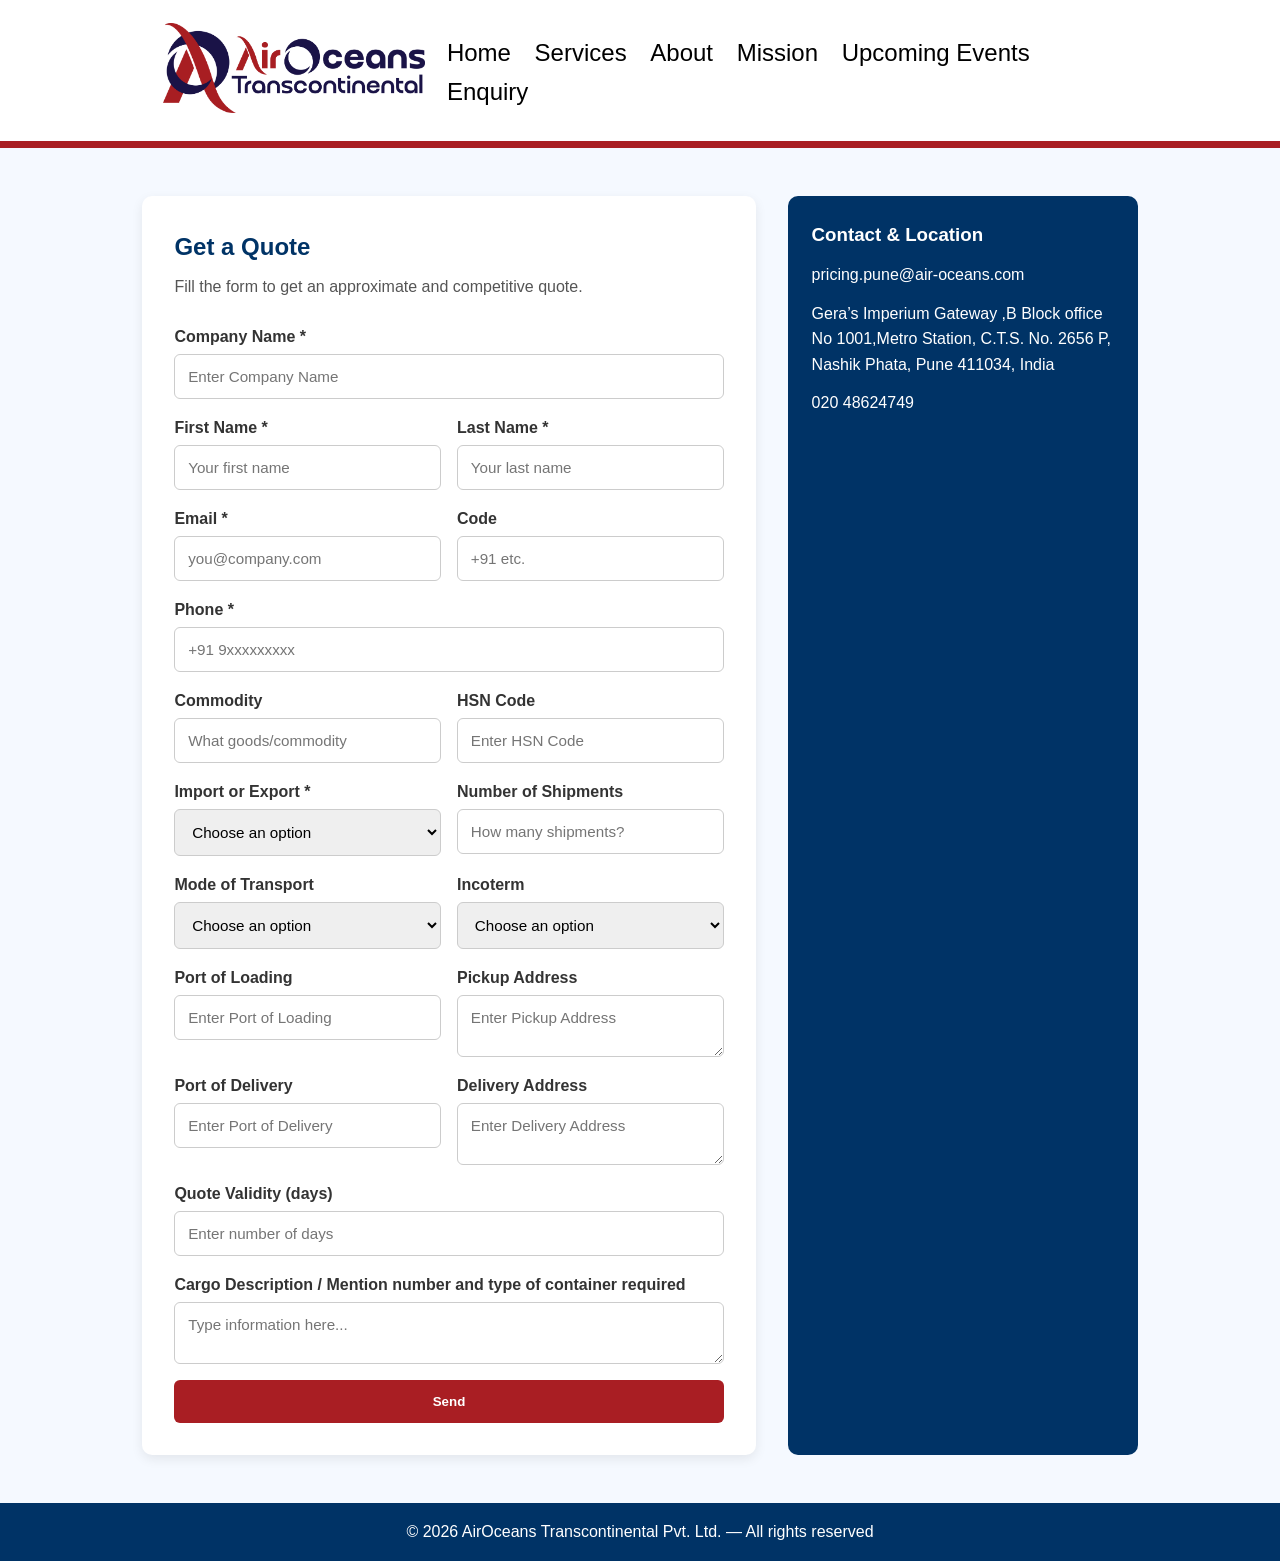
<file: enquiry.html>
<!doctype html>
<html lang="en">
<head>
  <meta charset="utf-8" />
  <meta name="viewport" content="width=device-width,initial-scale=1" />
  <link rel="icon" type="image/png" href="images/logo-white123.png">
  <title>Enquiry / Get a Quote — AirOceans</title>
  <link rel="stylesheet" href="styles.css">

  <style>
    body {
      margin: 0;
      font-family: Arial, sans-serif;
      background: #f5f9ff;
      color: #333;
    }

    .main-grid {
      max-width: 1200px;
      margin: 3rem auto;
      padding: 0 8%;
      display: grid;
      grid-template-columns: 1fr 350px;
      gap: 2rem;
    }

    @media (max-width: 900px) {
      .main-grid {
        grid-template-columns: 1fr;
      }
    }

    /* Header */
    .site-header {
      display: flex;
      justify-content: space-between;
      align-items: center;
      padding: 15px 150px 10px 150px;
      background: white;
      color: black;
      border-bottom: 7px solid #A91E23;
    }

    .site-header .brand {
      display: flex;
      align-items: center;
      gap: 0.8rem;
    }

    .site-header .logo {
      background: white;
      color: #fff;
      font-weight: bold;
      font-size: 1.2rem;
      padding: 0.5rem 0.8rem;
      border-radius: 6px;
    }

    .logo img {
      height: 90px;
      width: auto;
      object-fit: contain;
    }

    .logo2 img {
      height: 72px;
      width: auto;
      object-fit: contain;
    }

    .site-header h1 {
      font-size: 1.2rem;
    }

    .site-header nav a {
      margin: 0 0.6rem;
      color: black;
      text-decoration: none;
      font-weight: 500;
      transition: 0.3s;
      font-size: 24px;
    }

    .site-header nav a:hover {
      color: #ffcc00;
    }

    /* FORM CARD */
    .form-card {
      background: #fff;
      padding: 2rem;
      border-radius: 10px;
      box-shadow: 0 4px 12px rgba(0,0,0,0.08);
    }

    .form-card h2 { margin-bottom: 0.5rem; color: #003366; }
    .form-subtitle { margin-bottom: 1.5rem; color: #555; }

    .form { display: flex; flex-direction: column; gap: 1rem; }
    .form-row { display: flex; gap: 1rem; flex-wrap: wrap; }
    .form-group { flex: 1; display: flex; flex-direction: column; }
    .form-group label { font-weight: 600; margin-bottom: 0.3rem; }

    .form-group input,
    .form-group select,
    .form-group textarea {
      width: 100%;
      padding: 0.8rem;
      border: 1px solid #ccc;
      border-radius: 6px;
      font-size: 0.95rem;
    }

    .btn-primary {
      background: #A91E23;
      color: #fff;
      font-weight: bold;
      padding: 0.9rem 1.5rem;
      border: none;
      border-radius: 6px;
      cursor: pointer;
      transition: background 0.3s;
      text-align: center;
    }

    .btn-primary:hover { background: #86171c; }
    .form-note { margin-top: 1rem; color: green; display: none; }

    /* CONTACT CARD */
    .contact-card {
      background: #003366;
      color: #fff;
      padding: 1.5rem;
      border-radius: 10px;
      display: flex;
      flex-direction: column;
      gap: 0.8rem;
    }

    .contact-card p,
    .contact-card a { color: #fff; text-decoration: none; }

    /* FOOTER */
    .footer {
      background: #003366;
      color: #fff;
      padding: 1rem 8%;
      margin-top: 3rem;
      text-align: center;
    }

    @media (max-width: 900px) {
      .site-header {
        flex-direction: column;
        padding: 15px 20px 10px 20px;
      }

      .site-header nav a {
        font-size: 18px;
        margin: 5px 0;
      }
    }
  </style>
</head>
<body>

<header class="site-header">
  <div class="brand">
    <a href="index.html" class="logo"><img src="images/logo.png" alt="Connect Exim Logo"></a>
  </div>
    <nav>
      <a href="index.html">Home</a>
      <a href="services.html">Services</a>
      <a href="about.html">About</a>
      <a href="mission.html">Mission</a>
      <a href="upcoming-events.html">Upcoming Events</a>
      <a href="enquiry.html">Enquiry</a>
    </nav>
</header>

<main class="main-grid">
  <section class="form-card">
    <h2>Get a Quote</h2>
    <p class="form-subtitle">Fill the form to get an approximate and competitive quote.</p>

    <form action="https://formspree.io/f/mkgqzwpo" method="POST" class="form">
      <input type="hidden" name="_cc" value="pricing.pune@connectexim.com,pricing.pune@air-oceans.com">

      <div class="form-row">
        <div class="form-group">
          <label for="companyName">Company Name *</label>
          <input type="text" id="companyName" name="Company Name" required placeholder="Enter Company Name">
        </div>
      </div>

      <div class="form-row">
        <div class="form-group">
          <label for="firstName">First Name *</label>
          <input type="text" id="firstName" name="First Name" required placeholder="Your first name">
        </div>
        <div class="form-group">
          <label for="lastName">Last Name *</label>
          <input type="text" id="lastName" name="Last Name" required placeholder="Your last name">
        </div>
      </div>

      <div class="form-row">
        <div class="form-group">
          <label for="email">Email *</label>
          <input type="email" id="email" name="Email" required placeholder="you@company.com">
        </div>
        <div class="form-group">
          <label for="code">Code</label>
          <input type="text" id="code" name="Code" placeholder="+91 etc.">
        </div>
      </div>

      <div class="form-row">
        <div class="form-group">
          <label for="phone">Phone *</label>
          <input type="tel" id="phone" name="Phone" required placeholder="+91 9xxxxxxxxx">
        </div>
      </div>

      <div class="form-row">
        <div class="form-group">
          <label for="commodity">Commodity</label>
          <input type="text" id="commodity" name="Commodity" placeholder="What goods/commodity">
        </div>
        <div class="form-group">
          <label for="hsn">HSN Code</label>
          <input type="text" id="hsn" name="HSN Code" placeholder="Enter HSN Code">
        </div>
      </div>

      <div class="form-row">
        <div class="form-group">
          <label for="tradeType">Import or Export *</label>
          <select id="tradeType" name="Trade Type" required>
            <option value="">Choose an option</option>
            <option>Import</option>
            <option>Export</option>
          </select>
        </div>
        <div class="form-group">
          <label for="shipments">Number of Shipments</label>
          <input type="number" id="shipments" name="Shipments" placeholder="How many shipments?">
        </div>
      </div>

      <div class="form-row">
        <div class="form-group">
          <label for="mode">Mode of Transport</label>
          <select id="mode" name="Mode of Transport">
            <option value="">Choose an option</option>
            <option>Air</option>
            <option>Sea</option>
            <option>Road</option>
            <option>Rail</option>
            <option>Multimodal</option>
          </select>
        </div>
        <div class="form-group">
          <label for="incoterm">Incoterm</label>
          <select id="incoterm" name="Incoterm">
            <option value="">Choose an option</option>
            <option>FOB</option>
            <option>CIF</option>
            <option>EXW</option>
            <option>DAP</option>
            <option>FCA</option>
            <option>DDP</option>
            <option>DDU</option>
            <option>CFR</option>
            <option>CPT</option>
            <option>CIP</option>
            <option>FAS</option>
            <option>FPD</option>
            <option>Other</option>
          </select>
        </div>
      </div>

      <div class="form-row">
        <div class="form-group">
          <label for="loadingPort">Port of Loading</label>
          <input type="text" id="loadingPort" name="Port of Loading" placeholder="Enter Port of Loading">
        </div>
        <div class="form-group">
          <label for="pickupAddress">Pickup Address</label>
          <textarea id="pickupAddress" name="Pickup Address" placeholder="Enter Pickup Address"></textarea>
        </div>
      </div>

      <div class="form-row">
        <div class="form-group">
          <label for="deliveryPort">Port of Delivery</label>
          <input type="text" id="deliveryPort" name="Port of Delivery" placeholder="Enter Port of Delivery">
        </div>
        <div class="form-group">
          <label for="deliveryAddress">Delivery Address</label>
          <textarea id="deliveryAddress" name="Delivery Address" placeholder="Enter Delivery Address"></textarea>
        </div>
      </div>

      <div class="form-row">
        <div class="form-group">
          <label for="validity">Quote Validity (days)</label>
          <input type="number" id="validity" name="Validity" placeholder="Enter number of days">
        </div>
      </div>

      <div class="form-row">
        <div class="form-group">
          <label for="remarks">Cargo Description / Mention number and type of container required</label>
          <textarea id="remarks" name="Remarks" placeholder="Type information here..."></textarea>
        </div>
      </div>

      <button type="submit" class="btn-primary">Send</button>
      <div id="formNote" class="form-note">Thanks for submitting!</div>
    </form>
  </section>

  <aside class="contact-card">
    <h3>Contact & Location</h3>
    <p><a href="mailto:pricing.pune@air-oceans.com">pricing.pune@air-oceans.com</a></p>
    <p><i class="fa-solid fa-location-dot"></i> Gera’s Imperium Gateway ,B Block office No 1001,Metro Station, C.T.S. No. 2656 P, Nashik Phata, Pune 411034, India</p>
    <p><a href="tel:02048624749">020 48624749</a></p>
  </aside>
</main>

<footer class="footer">
  © <span id="year"></span> AirOceans Transcontinental Pvt. Ltd. — All rights reserved
</footer>

<script>
  document.getElementById("year").textContent = new Date().getFullYear();
</script>
</body>
</html>
</file>
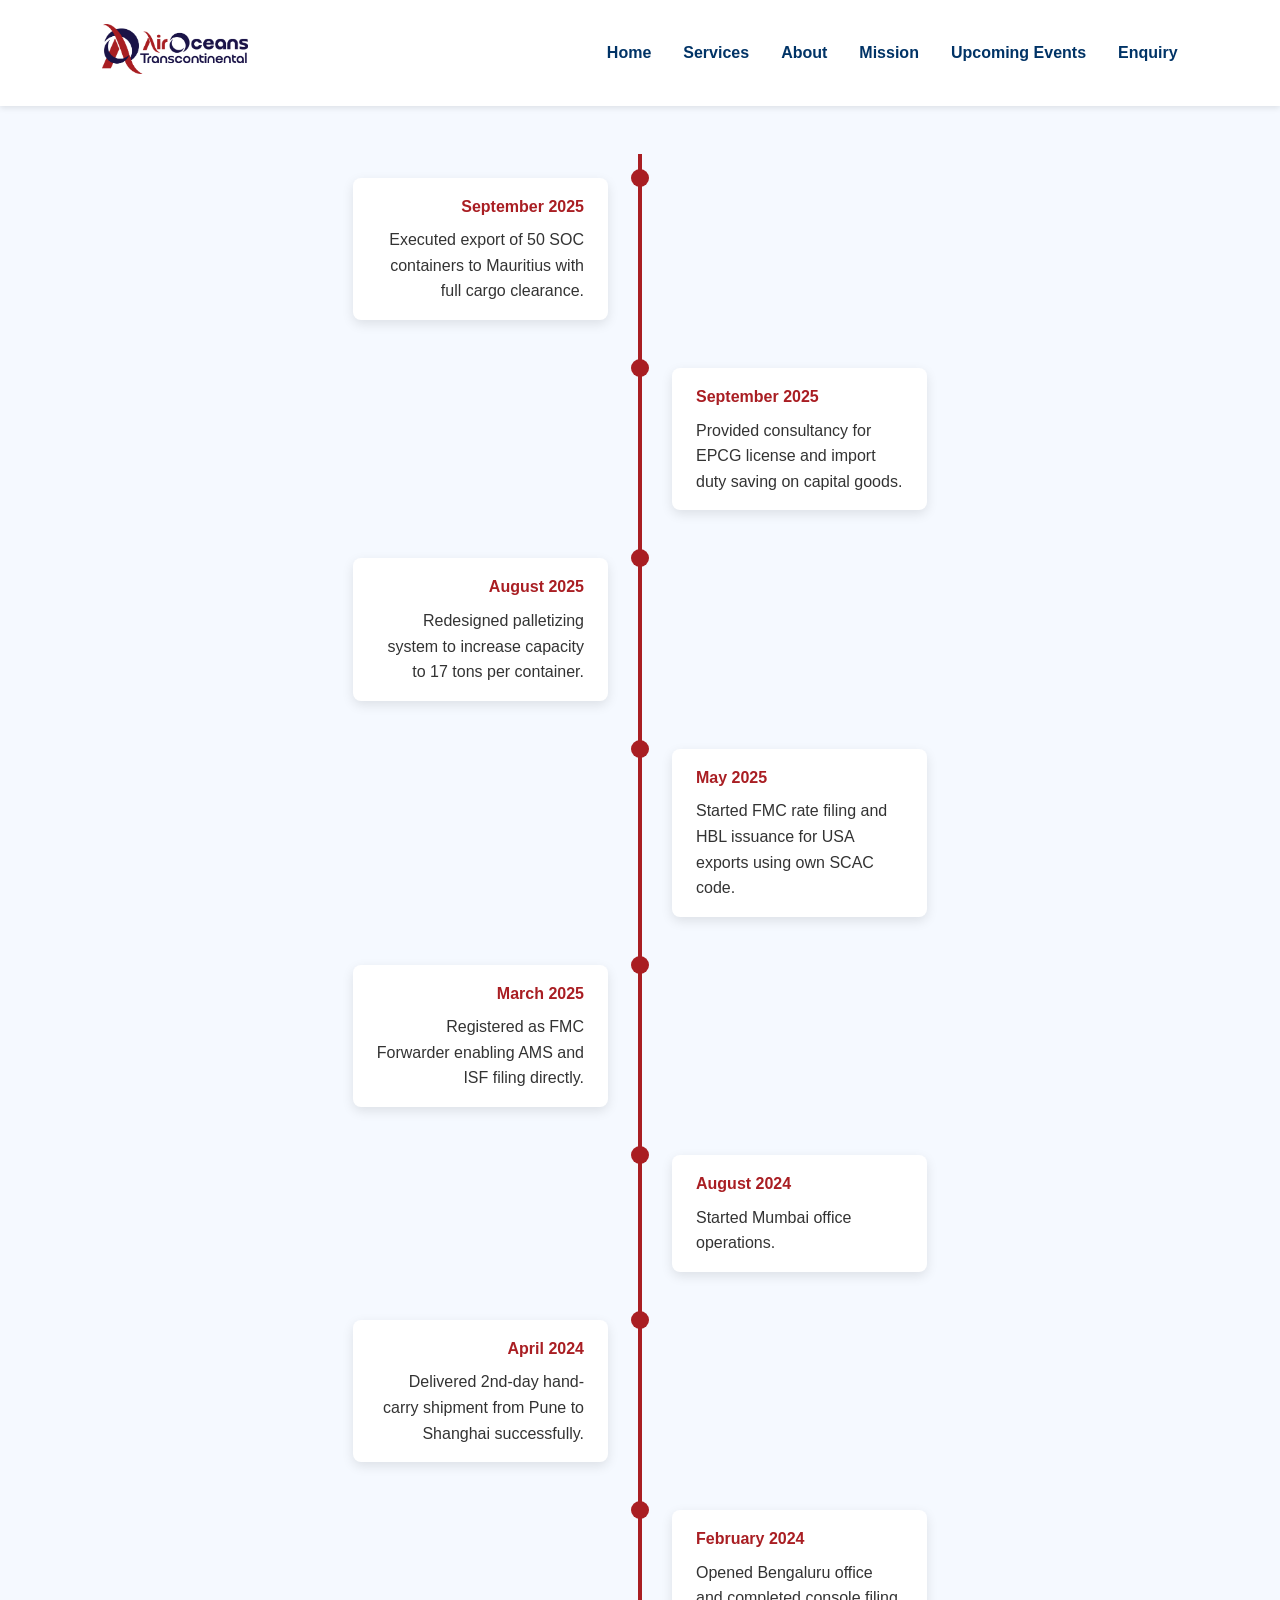
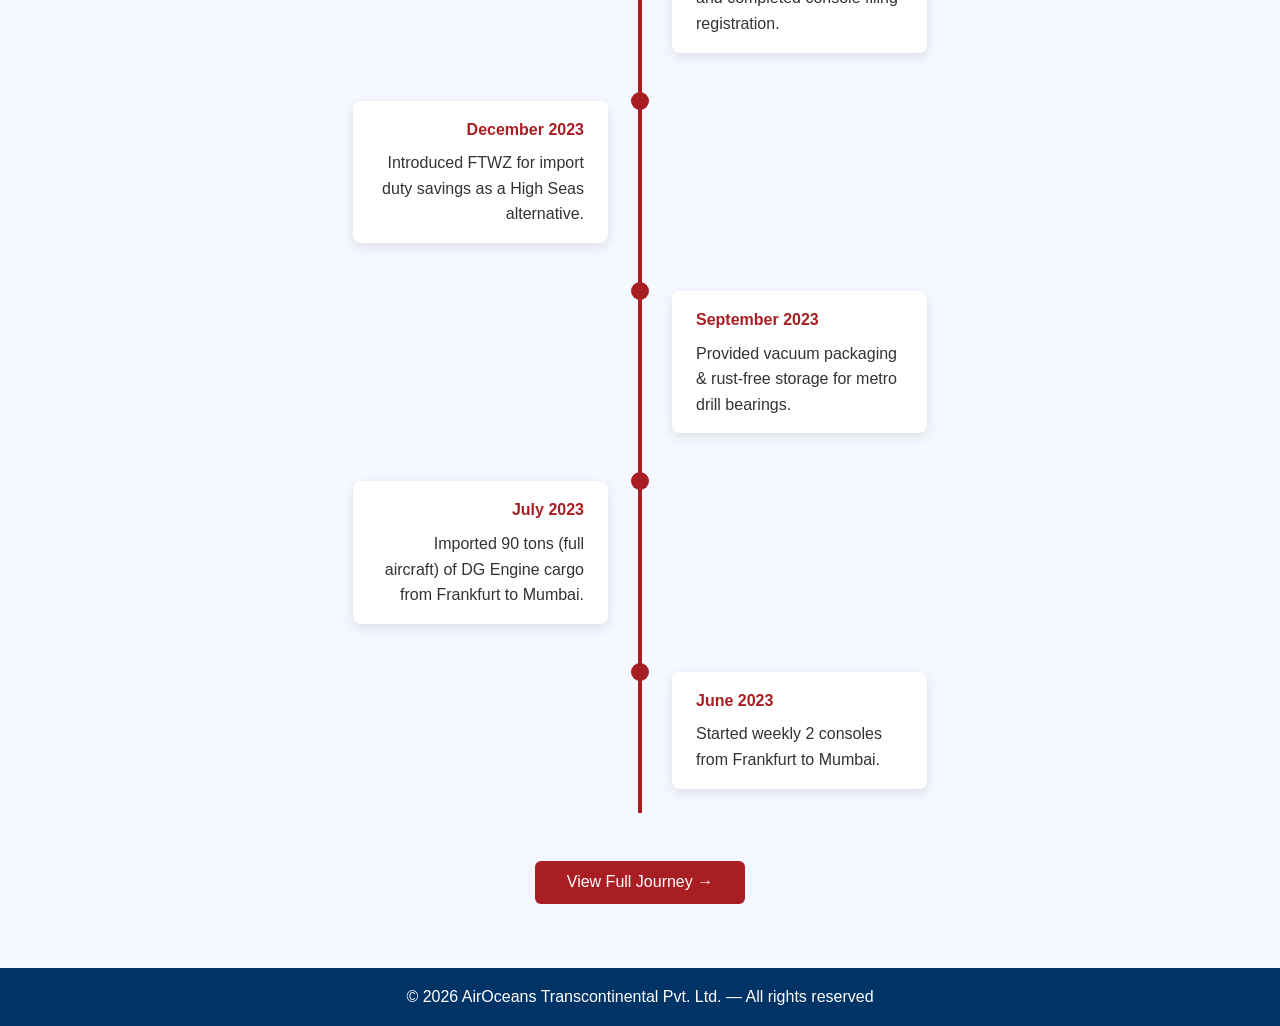
<file: events.html>
<!DOCTYPE html>
<html lang="en">
<head>
  <meta charset="UTF-8">
  <meta name="viewport" content="width=device-width, initial-scale=1.0">
  <link rel="icon" type="image/png" href="images/logo-white123.png">
  <title>Our Journey — AirOceans</title>
  <link rel="stylesheet" href="styles.css">
  <style>
    body {
      font-family: 'Segoe UI', sans-serif;
      margin: 0;
      background: #f5f9ff;
      color: #333;
      overflow-x: hidden;
    }

    .header {
      background: #fff;
      box-shadow: 0 2px 6px rgba(0,0,0,0.1);
      padding: 1.5rem 8%;
      display: flex;
      align-items: center;
      justify-content: space-between;
      position: sticky;
      top: 0;
      z-index: 1000;
    }

    .logo { height: 50px; }

    .nav {
      display: flex;
      gap: 2rem;
      font-weight: 600;
    }

    .nav a {
      text-decoration: none;
      color: #003366;
      transition: color 0.3s;
    }

    .nav a:hover {
      color: #A91E23;
    }

    .nav a.active {
      color: #A91E23;
      border-bottom: 2px solid #A91E23;
      padding-bottom: 2px;
    }

    .timeline-container {
      max-width: 900px;
      margin: 3rem auto;
      padding: 0 8%;
      position: relative;
    }

    .timeline-container::before {
      content: '';
      position: absolute;
      left: 50%;
      width: 4px;
      background: #A91E23;
      top: 0;
      bottom: 0;
      transform: translateX(-50%);
    }

    .timeline-item {
      padding: 1.5rem 2rem;
      position: relative;
      width: 50%;
      opacity: 0;
      transform: translateY(30px);
      transition: all 0.8s ease-out;
    }

    .timeline-item.visible {
      opacity: 1;
      transform: translateY(0);
    }

    .timeline-item:nth-child(odd) {
      left: 0;
      text-align: right;
    }

    .timeline-item:nth-child(even) {
      left: 50%;
      text-align: left;
    }

    .timeline-item::after {
      content: '';
      position: absolute;
      width: 18px;
      height: 18px;
      background: #A91E23;
      border-radius: 50%;
      top: 1.5rem;
      right: -9px;
      transform: translateY(-50%);
    }

    .timeline-item:nth-child(even)::after {
      left: -9px;
    }

    .timeline-content {
      background: #fff;
      padding: 1rem 1.5rem;
      border-radius: 8px;
      box-shadow: 0 4px 12px rgba(0,0,0,0.1);
      display: inline-block;
      max-width: 90%;
    }

    .timeline-date {
      font-weight: bold;
      color: #A91E23;
      margin-bottom: 0.5rem;
    }

    .journey-button {
      display: block;
      margin: 2rem auto 4rem auto;
      background: #A91E23;
      color: white;
      border: none;
      padding: 0.8rem 2rem;
      border-radius: 6px;
      font-size: 1rem;
      cursor: pointer;
      transition: 0.3s;
    }

    .journey-button:hover {
      background: #7e171a;
    }

    @media (max-width: 768px) {
      .timeline-item {
        width: 100%;
        text-align: left;
        padding-left: 2.5rem;
        padding-right: 2.5rem;
      }

      .timeline-item::after {
        left: 10px;
      }

      .timeline-container::before {
        left: 18px;
      }

      .timeline-content {
        max-width: 100%;
      }
    }

    footer {
      background: #003366;
      color: #fff;
      padding: 1rem 8%;
      margin-top: 3rem;
      text-align: center;
    }
  </style>
</head>
<body>

  <!-- Header -->
  <header class="header">
    <div class="logo-container">
      <img src="images/logo.png" alt="Connect Exim Logo" class="logo">
    </div>
    <nav class="nav">
      <a href="index.html">Home</a>
      <a href="services.html">Services</a>
      <a href="about.html">About</a>
      <a href="mission.html">Mission</a>
      <a href="upcoming-events.html">Upcoming Events</a>
      <a href="enquiry.html">Enquiry</a>
    </nav>
  </header>

  <!-- Our Journey -->
  <section class="timeline-container">
    <!-- Latest first -->
    <div class="timeline-item"><div class="timeline-content"><div class="timeline-date">September 2025</div><p>Executed export of 50 SOC containers to Mauritius with full cargo clearance.</p></div></div>
    <div class="timeline-item"><div class="timeline-content"><div class="timeline-date">September 2025</div><p>Provided consultancy for EPCG license and import duty saving on capital goods.</p></div></div>
    <div class="timeline-item"><div class="timeline-content"><div class="timeline-date">August 2025</div><p>Redesigned palletizing system to increase capacity to 17 tons per container.</p></div></div>
    <div class="timeline-item"><div class="timeline-content"><div class="timeline-date">May 2025</div><p>Started FMC rate filing and HBL issuance for USA exports using own SCAC code.</p></div></div>
    <div class="timeline-item"><div class="timeline-content"><div class="timeline-date">March 2025</div><p>Registered as FMC Forwarder enabling AMS and ISF filing directly.</p></div></div>
    <div class="timeline-item"><div class="timeline-content"><div class="timeline-date">August 2024</div><p>Started Mumbai office operations.</p></div></div>
    <div class="timeline-item"><div class="timeline-content"><div class="timeline-date">April 2024</div><p>Delivered 2nd-day hand-carry shipment from Pune to Shanghai successfully.</p></div></div>
    <div class="timeline-item"><div class="timeline-content"><div class="timeline-date">February 2024</div><p>Opened Bengaluru office and completed console filing registration.</p></div></div>
    <div class="timeline-item"><div class="timeline-content"><div class="timeline-date">December 2023</div><p>Introduced FTWZ for import duty savings as a High Seas alternative.</p></div></div>
    <div class="timeline-item"><div class="timeline-content"><div class="timeline-date">September 2023</div><p>Provided vacuum packaging & rust-free storage for metro drill bearings.</p></div></div>
    <div class="timeline-item"><div class="timeline-content"><div class="timeline-date">July 2023</div><p>Imported 90 tons (full aircraft) of DG Engine cargo from Frankfurt to Mumbai.</p></div></div>
    <div class="timeline-item"><div class="timeline-content"><div class="timeline-date">June 2023</div><p>Started weekly 2 consoles from Frankfurt to Mumbai.</p></div></div>
  </section>

  <button class="journey-button" onclick="window.location.href='our-journey.html'">View Full Journey →</button>

  <footer>
    © <span id="year"></span> AirOceans Transcontinental Pvt. Ltd. — All rights reserved
  </footer>

  <script>
    document.getElementById("year").textContent = new Date().getFullYear();

    const items = document.querySelectorAll('.timeline-item');
    function isInViewport(el) {
      const rect = el.getBoundingClientRect();
      return rect.top <= window.innerHeight - 100;
    }
    function scrollAnimation() {
      items.forEach(item => {
        if (isInViewport(item)) item.classList.add('visible');
      });
    }
    window.addEventListener('scroll', scrollAnimation);
    window.addEventListener('load', scrollAnimation);
  </script>

</body>
</html>
</file>
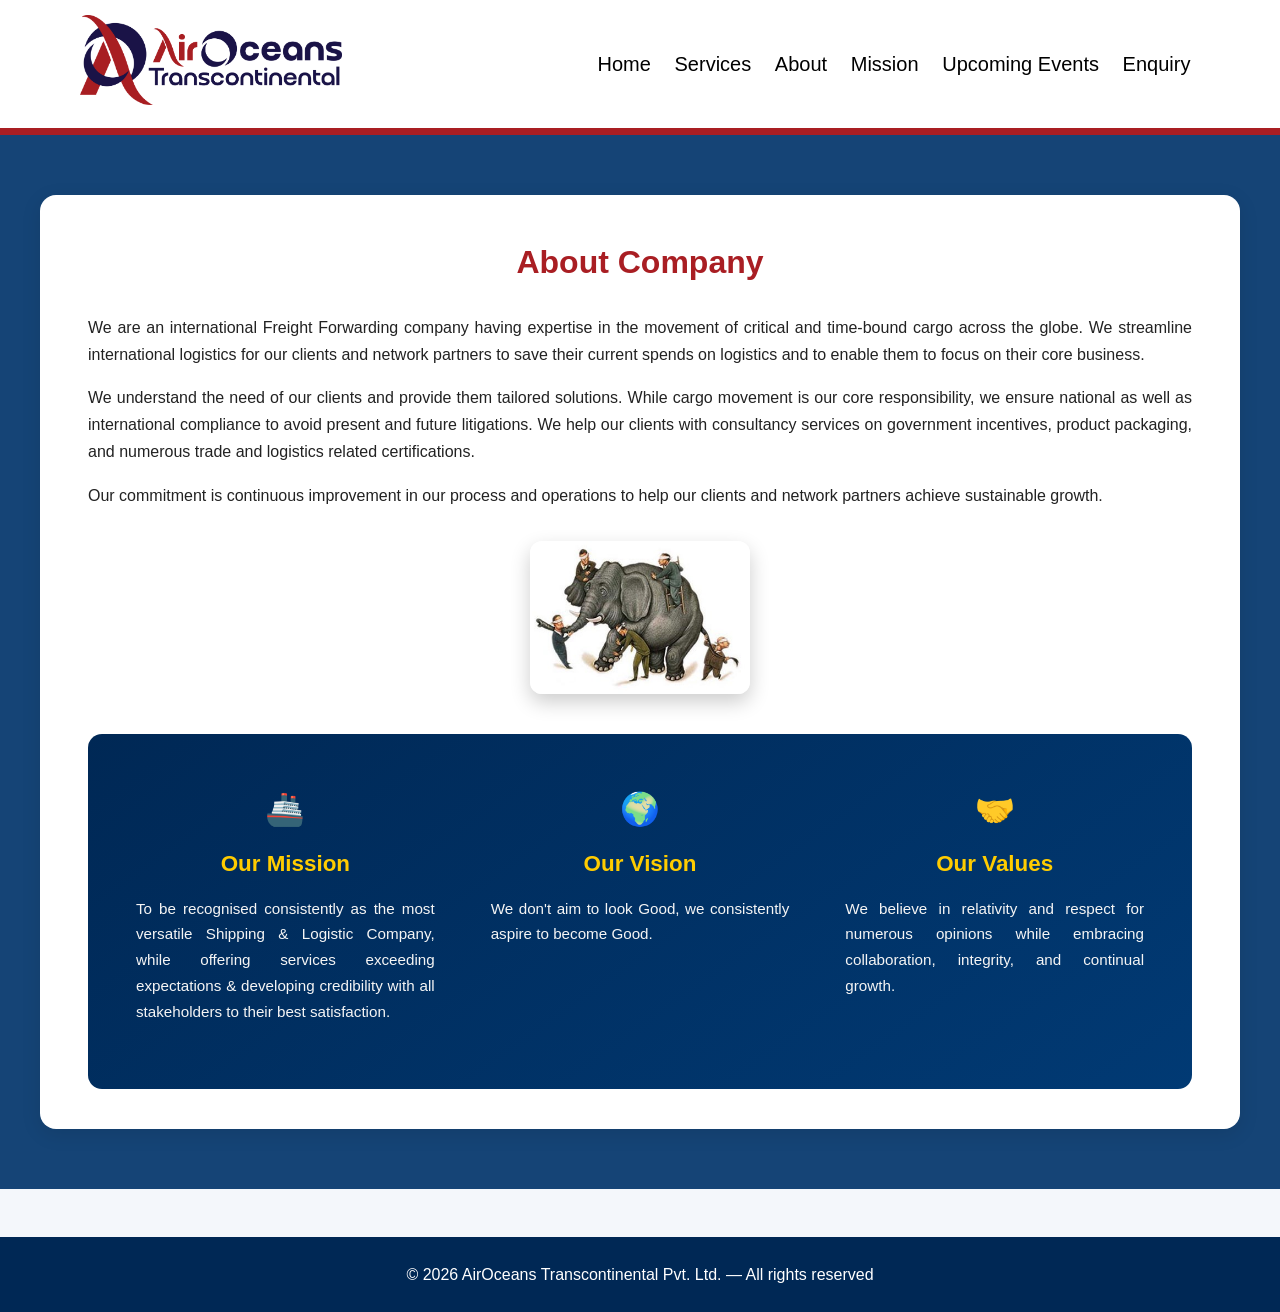
<file: mission.html>
<!doctype html>
<html lang="en">
<head>
  <meta charset="utf-8" />
  <meta name="viewport" content="width=device-width,initial-scale=1" />
  <link rel="icon" type="image/png" href="images/logo-white123.png">
  <title>Mission — AirOceans</title>

  <style>
    /* -------------------- GLOBAL STYLES -------------------- */
    * {
      margin: 0;
      padding: 0;
      box-sizing: border-box;
    }

    body {
      font-family: 'Segoe UI', Tahoma, Geneva, Verdana, sans-serif;
      background-color: #f4f7fb;
      color: #222;
      line-height: 1.7;
    }

    /* -------------------- HEADER -------------------- */
    .site-header {
      display: flex;
      justify-content: space-between;
      align-items: center;
      padding: 15px 80px;
      background: white;
      border-bottom: 7px solid #A91E23;
      position: sticky;
      top: 0;
      z-index: 999;
      transition: 0.4s;
    }

    .site-header .brand {
      display: flex;
      align-items: center;
      gap: 0.8rem;
    }

    .logo img {
      height: 90px;
      width: auto;
      object-fit: contain;
      transition: transform 0.3s ease;
    }

    .logo img:hover {
      transform: scale(1.08);
    }

    .site-header nav a {
      margin: 0 0.6rem;
      text-decoration: none;
      font-size: 20px;
      color: black;
      font-weight: 500;
      position: relative;
      transition: 0.3s;
    }

    .site-header nav a:hover {
      color: #A91E23;
    }

    .site-header nav a::after {
      content: "";
      position: absolute;
      bottom: -4px;
      left: 0;
      width: 0;
      height: 3px;
      background: #ffcc00;
      transition: width 0.3s ease;
    }

    .site-header nav a:hover::after {
      width: 100%;
    }

    /* -------------------- MAIN -------------------- */
    main {
      padding: 60px 20px;
      background-color: #154476;
    }

    section.about {
      max-width: 1200px;
      margin: auto;
      background: white;
      padding: 2.5rem 3rem;
      border-radius: 16px;
      box-shadow: 0 5px 20px rgba(0,0,0,0.1);
    }

    h2 {
      text-align: center;
      color: #A91E23;
      font-size: 2rem;
      margin-bottom: 1.5rem;
    }

    p {
      margin-bottom: 1rem;
      text-align: justify;
    }

    /* -------------------- ABOUT CONTENT -------------------- */
    .about-content {
      display: flex;
      flex-wrap: wrap;
      align-items: flex-start;
      justify-content: center;
      gap: 2rem;
      margin-top: 2rem;
    }

    .about-image {
      flex: 1 1 350px;
      text-align: center;
    }

    .about-image img {
      max-width: 220px;
      width: 80%;
      border-radius: 12px;
      box-shadow: 0 8px 20px rgba(0,0,0,0.2);
      transition: transform 0.4s ease;
    }

    .about-image img:hover {
      transform: scale(1.05);
    }

    /* -------------------- MVV HORIZONTAL BOX -------------------- */
    .mvv-box {
      flex: 2 1 750px;
      display: flex;
      justify-content: space-between;
      gap: 1.5rem;
      background: linear-gradient(145deg, #002855, #013a74);
      padding: 2rem;
      border-radius: 14px;
      color: white;
    }

    .mvv-item .icon {
  font-size: 2rem;
  margin-bottom: 0.5rem;
  color: #ffcc00;
  display: flex;
  justify-content: center;
}


    .mvv-item {
      flex: 1;
      text-align: center;
      padding: 1rem;
      border-radius: 10px;
      transition: transform 0.3s ease, background 0.3s ease;
    }

    .mvv-item:hover {
      transform: translateY(-8px);
      background: rgba(255, 255, 255, 0.08);
    }

    .mvv-item strong {
      display: block;
      font-size: 1.4rem;
      color: #ffcc00;
      margin-bottom: 0.8rem;
    }

    .mvv-item p {
      color: #f5f5f5;
      font-size: 0.95rem;
    }

    /* -------------------- FOOTER -------------------- */
    footer {
      background: #002855;
      color: white;
      text-align: center;
      padding: 1.5rem 0;
      margin-top: 3rem;
    }

    /* -------------------- RESPONSIVE -------------------- */
    @media (max-width: 992px) {
      .mvv-box {
        flex-direction: column;
        text-align: left;
      }
      .mvv-item {
        text-align: left;
      }
    }
  </style>
</head>
<body>
  <!-- Header -->
  <header class="site-header">
    <div class="brand">
      <div class="logo">
        <img src="images/logo.png" alt="Connect Exim Logo">
      </div>
    </div>
    <nav>
      <a href="index.html">Home</a>
      <a href="services.html">Services</a>
      <a href="about.html">About</a>
      <a href="mission.html">Mission</a>
      <a href="upcoming-events.html">Upcoming Events</a>
      <a href="enquiry.html">Enquiry</a>
    </nav>
  </header>

  <!-- Main -->
  <main>
    <section class="about">
      <h2>About Company</h2>
      <p>
        We are an international Freight Forwarding company having expertise in the
        movement of critical and time-bound cargo across the globe. We streamline
        international logistics for our clients and network partners to save their current
        spends on logistics and to enable them to focus on their core business.
      </p>
      <p>
        We understand the need of our clients and provide them tailored solutions.
        While cargo movement is our core responsibility, we ensure national as well as
        international compliance to avoid present and future litigations. We help our
        clients with consultancy services on government incentives, product packaging,
        and numerous trade and logistics related certifications.
      </p>
      <p>
        Our commitment is continuous improvement in our process and operations to
        help our clients and network partners achieve sustainable growth.
      </p>

      <div class="about-content">
        <!-- Image -->
        <div class="about-image">
          <img src="images1/elephant.jpeg" alt="Elephant illustration">
        </div>

        <!-- MVV Horizontal Box -->
        <!-- MVV Horizontal Box -->
<div class="mvv-box">
  <div class="mvv-item">
    <div class="icon">🚢</div>
    <strong>Our Mission</strong>
    <p>
      To be recognised consistently as the most versatile Shipping & Logistic
      Company, while offering services exceeding expectations & developing
      credibility with all stakeholders to their best satisfaction.
    </p>
  </div>
  <div class="mvv-item">
    <div class="icon">🌍</div>
    <strong>Our Vision</strong>
    <p>
      We don't aim to look Good, we consistently aspire to become Good.
    </p>
  </div>
  <div class="mvv-item">
    <div class="icon">🤝</div>
    <strong>Our Values</strong>
    <p>
      We believe in relativity and respect for numerous opinions while embracing
      collaboration, integrity, and continual growth.
    </p>
  </div>
</div>

      </div>
    </section>
  </main>

  <!-- Footer -->
  <footer>
    © <span id="year"></span> AirOceans Transcontinental Pvt. Ltd. — All rights reserved
  </footer>

  <script>
    document.getElementById("year").textContent = new Date().getFullYear();
  </script>
</body>
</html>
</file>
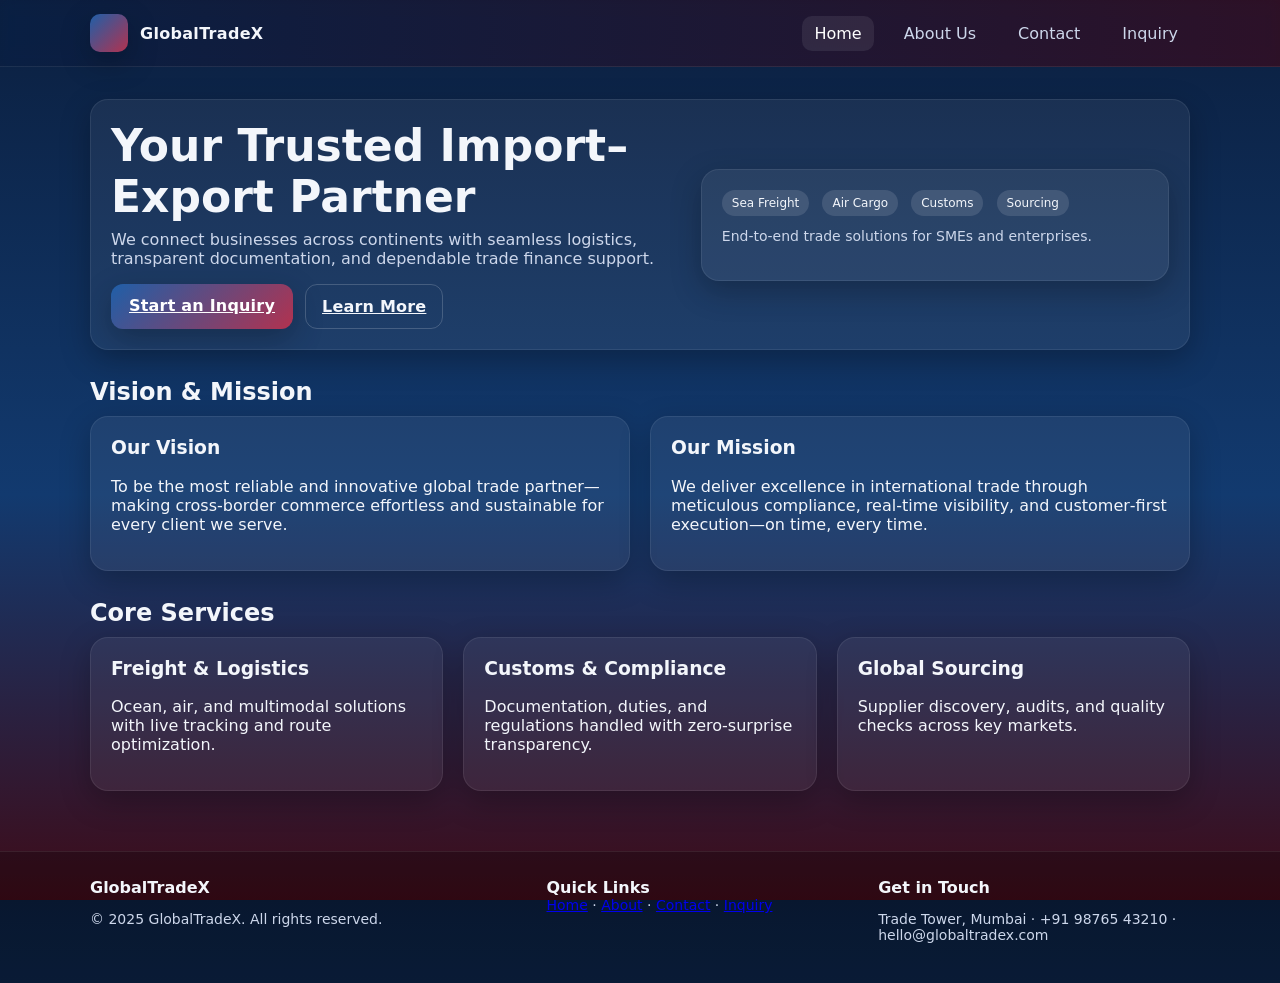
<file: website1.html>
<!DOCTYPE html>
<html lang="en">
<head>
  <meta charset="utf-8" />
  <meta name="viewport" content="width=device-width, initial-scale=1" />
  <title>GlobalTradeX — Import & Export</title>
  <meta name="description" content="GlobalTradeX: Reliable import-export services connecting businesses worldwide." />
  <style>
    /* ===== Theme ===== */
    :root {
      --blue-900: #0b1f3f;
      --blue-800: #123a6f;
      --blue-600: #1f5fa8;
      --maroon-900: #3e0b18;
      --maroon-700: #7a1d33;
      --maroon-500: #b2324f;
      --text: #f3f6fb;
      --muted: #cdd7eb;
      --card: rgba(255,255,255,0.06);
      --glass: rgba(255,255,255,0.08);
      --shadow: 0 10px 30px rgba(0,0,0,0.25);
      --radius: 18px;
    }

    * { box-sizing: border-box; }
    html, body { height: 100%; }
    body {
      margin: 0;
      font-family: system-ui, -apple-system, Segoe UI, Roboto, Helvetica, Arial, sans-serif;
      color: var(--text);
      background: linear-gradient(180deg, var(--blue-900), var(--blue-800) 55%, var(--maroon-900));
      display: flex;
      flex-direction: column;
      min-height: 100vh;
    }

    /* ===== Layout ===== */
    .container { width: min(1100px, 92%); margin: 0 auto; }
    header {
      position: sticky; top: 0; z-index: 50;
      backdrop-filter: saturate(140%) blur(6px);
      background: linear-gradient(90deg, rgba(11,31,63,.75), rgba(58,12,27,.75));
      border-bottom: 1px solid rgba(255,255,255,0.08);
    }
    .nav { display: flex; align-items: center; justify-content: space-between; padding: 14px 0; }
    .brand { display: flex; align-items: center; gap: 12px; font-weight: 800; letter-spacing: .3px; }
    .brand .logo { width: 38px; height: 38px; border-radius: 10px; background: linear-gradient(135deg, var(--blue-600), var(--maroon-500)); box-shadow: var(--shadow); }

    .links { display: flex; gap: 18px; flex-wrap: wrap; }
    .links a { color: var(--muted); text-decoration: none; padding: 8px 12px; border-radius: 10px; transition: .2s ease; }
    .links a.active, .links a:hover { color: white; background: var(--glass); }

    main { flex: 1; padding: 32px 0 60px; }

    /* ===== Pages (SPA-style with hash routing) ===== */
    .page { display: none; animation: fade .35s ease both; }
    .page.active { display: block; }
    @keyframes fade { from { opacity: 0; transform: translateY(6px); } to { opacity: 1; transform: none; } }

    /* ===== Reusable UI ===== */
    .hero {
      display: grid; grid-template-columns: 1.2fr 1fr; gap: 28px; align-items: center;
      background: linear-gradient(135deg, rgba(31,95,168,.22), rgba(178,50,79,.22));
      border: 1px solid rgba(255,255,255,.08);
      border-radius: var(--radius); padding: 28px; box-shadow: var(--shadow);
    }
    .hero h1 { font-size: clamp(28px, 5vw, 44px); margin: 0 0 8px; }
    .hero p { color: var(--muted); margin: 0 0 16px; }
    .hero .cta { display: flex; gap: 12px; flex-wrap: wrap; }
    .btn { appearance: none; border: none; cursor: pointer; font-weight: 700; letter-spacing: .2px; }
    .btn.primary { background: linear-gradient(135deg, var(--blue-600), var(--maroon-500)); color: white; padding: 12px 18px; border-radius: 12px; box-shadow: var(--shadow); }
    .btn.ghost { background: transparent; color: var(--text); padding: 12px 16px; border-radius: 12px; border: 1px solid rgba(255,255,255,.18); }

    .grid { display: grid; gap: 20px; }
    .grid.cols-2 { grid-template-columns: repeat(2, minmax(0,1fr)); }
    .grid.cols-3 { grid-template-columns: repeat(3, minmax(0,1fr)); }

    .card { background: var(--card); border: 1px solid rgba(255,255,255,.08); border-radius: var(--radius); padding: 20px; box-shadow: var(--shadow); }
    .card h3 { margin-top: 0; }
    .tag { display:inline-block; padding: 6px 10px; border-radius: 999px; font-size: 12px; background: rgba(255,255,255,.12); margin-right: 8px; }

    /* ===== Forms ===== */
    form { display: grid; gap: 14px; }
    input, textarea, select {
      width: 100%; padding: 12px 14px; border-radius: 12px;
      border: 1px solid rgba(255,255,255,.18); background: rgba(10,10,20,.35);
      color: var(--text);
    }
    input::placeholder, textarea::placeholder { color: #c5cfe6; }
    .form-row { display: grid; gap: 14px; }
    @media (min-width: 720px) { .form-row { grid-template-columns: 1fr 1fr; } }

    /* ===== Footer ===== */
    footer { border-top: 1px solid rgba(255,255,255,0.08); background: rgba(0,0,0,.25); }
    .footer-wrap { display: grid; gap: 20px; grid-template-columns: 1.4fr 1fr 1fr; padding: 26px 0; }
    .tiny { color: var(--muted); font-size: 14px; }

    /* ===== Responsive ===== */
    @media (max-width: 900px) {
      .hero { grid-template-columns: 1fr; }
      .grid.cols-3 { grid-template-columns: 1fr; }
      .grid.cols-2 { grid-template-columns: 1fr; }
      .footer-wrap { grid-template-columns: 1fr; }
    }
  </style>
</head>
<body>
  <!-- ===== Header / Nav ===== -->
  <header>
    <div class="container nav" role="navigation" aria-label="Primary">
      <div class="brand">
        <div class="logo" aria-hidden="true"></div>
        <span>GlobalTradeX</span>
      </div>
      <nav class="links" id="nav-links">
        <a href="#/" data-route="#/">Home</a>
        <a href="#/about" data-route="#/about">About Us</a>
        <a href="#/contact" data-route="#/contact">Contact</a>
        <a href="#/inquiry" data-route="#/inquiry">Inquiry</a>
      </nav>
    </div>
  </header>

  <main class="container">
    <!-- ===== Home ===== -->
    <section id="page-home" class="page active" aria-labelledby="home-title">
      <div class="hero card">
        <div>
          <h1 id="home-title">Your Trusted Import–Export Partner</h1>
          <p>
            We connect businesses across continents with seamless logistics, transparent documentation,
            and dependable trade finance support.
          </p>
          <div class="cta">
            <a class="btn primary" href="#/inquiry">Start an Inquiry</a>
            <a class="btn ghost" href="#/about">Learn More</a>
          </div>
        </div>
        <div class="card" aria-hidden="true">
          <div class="tag">Sea Freight</div>
          <div class="tag">Air Cargo</div>
          <div class="tag">Customs</div>
          <div class="tag">Sourcing</div>
          <p class="tiny" style="margin-top:12px">End‑to‑end trade solutions for SMEs and enterprises.</p>
        </div>
      </div>

      <h2 style="margin:28px 0 10px">Vision & Mission</h2>
      <div class="grid cols-2">
        <div class="card">
          <h3>Our Vision</h3>
          <p>
            To be the most reliable and innovative global trade partner—making cross‑border commerce effortless
            and sustainable for every client we serve.
          </p>
        </div>
        <div class="card">
          <h3>Our Mission</h3>
          <p>
            We deliver excellence in international trade through meticulous compliance, real‑time visibility,
            and customer‑first execution—on time, every time.
          </p>
        </div>
      </div>

      <h2 style="margin:28px 0 10px">Core Services</h2>
      <div class="grid cols-3">
        <div class="card">
          <h3>Freight & Logistics</h3>
          <p>Ocean, air, and multimodal solutions with live tracking and route optimization.</p>
        </div>
        <div class="card">
          <h3>Customs & Compliance</h3>
          <p>Documentation, duties, and regulations handled with zero‑surprise transparency.</p>
        </div>
        <div class="card">
          <h3>Global Sourcing</h3>
          <p>Supplier discovery, audits, and quality checks across key markets.</p>
        </div>
      </div>
    </section>

    <!-- ===== About ===== -->
    <section id="page-about" class="page" aria-labelledby="about-title">
      <div class="card">
        <h1 id="about-title">About GlobalTradeX</h1>
        <p>
          Founded by logistics veterans, GlobalTradeX was built to remove friction from cross‑border trade.
          Our team blends decades of operational expertise with modern technology to deliver dependable,
          scalable import‑export services across APAC, EMEA, and the Americas.
        </p>
      </div>

      <div class="grid cols-3" style="margin-top:18px">
        <div class="card">
          <h3>What We Value</h3>
          <ul>
            <li>Integrity & transparency</li>
            <li>Operational excellence</li>
            <li>Customer obsession</li>
          </ul>
        </div>
        <div class="card">
          <h3>Industries Served</h3>
          <ul>
            <li>Automotive & Engineering</li>
            <li>Textiles & Apparel</li>
            <li>Food, Agri & FMCG</li>
          </ul>
        </div>
        <div class="card">
          <h3>Coverage</h3>
          <p>Partner network in 60+ ports and 40+ airports worldwide.</p>
        </div>
      </div>
    </section>

    <!-- ===== Contact ===== -->
    <section id="page-contact" class="page" aria-labelledby="contact-title">
      <h1 id="contact-title" style="margin-bottom:14px">Contact Us</h1>
      <div class="grid cols-2">
        <div class="card">
          <h2>Director</h2>
          <p><strong>Name:</strong> John Smith</p>
          <p><strong>Email:</strong> <a href="mailto:director@globaltradex.com">director@globaltradex.com</a></p>
          <p><strong>Phone:</strong> <a href="tel:+919876543210">+91 98765 43210</a></p>
        </div>
        <div class="card">
          <h2>Employees</h2>
          <ul style="margin:0; padding-left:18px">
            <li>Jane Doe — Sales Manager — <a href="mailto:jane@globaltradex.com">jane@globaltradex.com</a></li>
            <li>Michael Lee — Operations Head — <a href="mailto:michael@globaltradex.com">michael@globaltradex.com</a></li>
            <li>Priya Sharma — Customer Relations — <a href="mailto:priya@globaltradex.com">priya@globaltradex.com</a></li>
          </ul>
        </div>
      </div>

      <div class="card" style="margin-top:18px">
        <h2>Office</h2>
        <p>GlobalTradeX Pvt. Ltd., Trade Tower, Mumbai, India</p>
      </div>
    </section>

    <!-- ===== Inquiry ===== -->
    <section id="page-inquiry" class="page" aria-labelledby="inquiry-title">
      <div class="card">
        <h1 id="inquiry-title">Inquiry Form</h1>
        <form id="inquiry-form" novalidate>
          <div class="form-row">
            <div>
              <label for="name" class="tiny">Your Name</label>
              <input id="name" name="name" type="text" placeholder="Jane Smith" required />
            </div>
            <div>
              <label for="email" class="tiny">Email</label>
              <input id="email" name="email" type="email" placeholder="you@example.com" required />
            </div>
          </div>
          <div class="form-row">
            <div>
              <label for="service" class="tiny">Service</label>
              <select id="service" name="service" required>
                <option value="">Select a service…</option>
                <option>Freight & Logistics</option>
                <option>Customs & Compliance</option>
                <option>Global Sourcing</option>
              </select>
            </div>
            <div>
              <label for="phone" class="tiny">Phone</label>
              <input id="phone" name="phone" type="tel" placeholder="+91 98xxxxxxx" />
            </div>
          </div>
          <div>
            <label for="message" class="tiny">Message</label>
            <textarea id="message" name="message" rows="5" placeholder="Tell us about your shipment or requirements…" required></textarea>
          </div>
          <button class="btn primary" type="submit">Submit Inquiry</button>
          <p id="form-status" class="tiny" role="status" aria-live="polite" style="margin-top:10px"></p>
        </form>
      </div>
    </section>
  </main>

  <!-- ===== Footer ===== -->
  <footer>
    <div class="container footer-wrap">
      <div>
        <strong>GlobalTradeX</strong>
        <p class="tiny">© 2025 GlobalTradeX. All rights reserved.</p>
      </div>
      <div>
        <strong>Quick Links</strong>
        <div class="tiny"><a href="#/">Home</a> · <a href="#/about">About</a> · <a href="#/contact">Contact</a> · <a href="#/inquiry">Inquiry</a></div>
      </div>
      <div>
        <strong>Get in Touch</strong>
        <p class="tiny">Trade Tower, Mumbai · +91 98765 43210 · hello@globaltradex.com</p>
      </div>
    </div>
  </footer>

  <script>
    // ===== Tiny client-side router using URL hash =====
    const routes = {
      '#/': 'page-home',
      '#/about': 'page-about',
      '#/contact': 'page-contact',
      '#/inquiry': 'page-inquiry',
    };

    function setActiveLink(hash) {
      const links = document.querySelectorAll('#nav-links a');
      links.forEach(a => a.classList.toggle('active', a.getAttribute('href') === hash));
    }

    function navigate() {
      const hash = location.hash || '#/';
      const targetId = routes[hash] || 'page-home';
      document.querySelectorAll('.page').forEach(p => p.classList.remove('active'));
      document.getElementById(targetId).classList.add('active');
      setActiveLink(hash || '#/');
    }
    window.addEventListener('hashchange', navigate);
    window.addEventListener('DOMContentLoaded', navigate);

    // ===== Simple form handler (demo only) =====
    const form = document.getElementById('inquiry-form');
    const status = document.getElementById('form-status');
    if (form) {
      form.addEventListener('submit', (e) => {
        e.preventDefault();
        if (!form.checkValidity()) {
          status.textContent = 'Please fill in all required fields correctly.';
          status.style.color = '#ffdddd';
          return;
        }
        const data = Object.fromEntries(new FormData(form).entries());
        // In production, POST `data` to your backend or a service like Formspree.
        console.log('Inquiry submitted:', data);
        status.textContent = 'Thanks! Your inquiry has been recorded.';
        status.style.color = '#cde7d8';
        form.reset();
      });
    }
  </script>
</body>
</html>
</file>
<file: styles.css>
body {
  margin: 0;
  font-family: Arial, sans-serif;
  line-height: 1.6;
}

.site-header {
  background: #004080;
  color: #fff;
  padding: 10px 20px;
  display: flex;
  justify-content: space-between;
  align-items: center;
}

.site-header nav a {
  color: #fff;
  margin: 0 10px;
  text-decoration: none;
}

.site-header nav a.active {
  font-weight: bold;
  border-bottom: 2px solid #ffcc00;
}

.hero {
  text-align: center;
  padding: 50px 20px;
  background: #f5f5f5;
}

footer {
  text-align: center;
  padding: 10px;
  background: #004080;
  color: white;
  margin-top: 20px;
}

.contact-form {
  display: flex;
  flex-direction: column;
  max-width: 400px;
  margin: auto;
}

.contact-form input,
.contact-form textarea {
  margin: 5px 0;
  padding: 10px;
}

.contact-form button {
  background: #004080;
  color: white;
  padding: 10px;
  border: none;
  cursor: pointer;
}

.contact-form button:hover {
  background: #003060;
}

/* Global Reset */
* {
  margin: 0;
  padding: 0;
  box-sizing: border-box;
  font-family: "Segoe UI", sans-serif;
}

body {
  background-color: #EFF4FD;;
  color: #222;
  line-height: 1.6;
}

/* Header */
.site-header {
  display: flex;
  justify-content: space-between;
  align-items: center;
  padding: 150px;
  padding-top: 15px;
  padding-bottom: 10px;
  background: white;
  color: black;
  border-bottom: 7px solid #A91E23;
}

.site-header .brand {
  display: flex;
  align-items: center;
  gap: 0.8rem;
}

.site-header .logo {
  background: white;
  color: #fff;
  font-weight: bold;
  font-size: 1.2rem;
  padding: 0.5rem 0.8rem;
  border-radius: 6px;
}

.logo img {
  height: 90px;   /* adjust size */
  width: auto;    /* keeps proportions */
  object-fit: contain;
}

.logo2 img {
  height: 72px;   /* adjust size */
  width: auto;    /* keeps proportions */
  object-fit: contain;
}


.site-header h1 {
  font-size: 1.2rem;
}

.site-header nav a {
  margin: 0 0.6rem;
  color: black;
  text-decoration: none;
  font-weight: 500;
  transition: 0.3s;
  font-size: 24px;
}

.site-header nav a:hover
{
  color: #ffcc00;
}

/* Hero Section */
.hero {
  display: grid;
  grid-template-columns: 2fr 1fr;
  gap: 2rem;
  padding: 3rem 8%;
  background: linear-gradient(to right, #e6f0ff, #f9f9fb);
  align-items: center;
}

.hero-copy h2 {
  font-size: 2rem;
  margin-bottom: 1rem;
  color: #003366;
}

.hero-copy p {
  margin-bottom: 1.5rem;
}

.hero-copy .chip {
  display: inline-block;
  background: #A91E23;
  color: #fff;
  padding: 0.3rem 0.8rem;
  border-radius: 16px;
  font-size: 0.9rem;
  margin-bottom: 0.8rem;
}

.hero-banner img {
  width: 100%;
  height: auto;        /* keeps aspect ratio */
  max-height: 500px;   /* optional: limits the banner height */
  object-fit: cover;   /* crops nicely if needed */
  display: block;
  padding-top: 6px;
}

.hero-actions {
  display: flex;
  gap: 1rem;
}

.cta1 {
  background: #A91E23;
  color: #fff;
  padding: 0.7rem 1.2rem;
  text-decoration: none;
  border-radius: 6px;
  font-weight: bold;
  transition: 0.3s;
}

.cta1:hover {
  background: #A91E23;
}

.btn-ghost {
  border: 2px solid #003366;
  color: #003366;
  padding: 0.6rem 1.1rem;
  text-decoration: none;
  border-radius: 6px;
  transition: 0.3s;
}

.btn-ghost:hover {
  background: #003366;
  color: #fff;
}

/* Card */
.card-quick {
  background: #003366;
  padding: 1.5rem;
  border-radius: 8px;
  box-shadow: 0 5px 20px rgba(0,0,0,0.1);
}

.card-quick h4 {
  margin-bottom: 1rem;
  color: #003366;
}

/* About Page */
:root {
  --primary: #003366;    /* deep professional blue */
  --secondary: #A91E23;  /* coral-orange for highlights and buttons */
  --light: #fdfdfd;      /* soft white background */
  --accent: #A91E23;     /* teal for small highlights/icons */
  --dark: #1a1a1a;       /* dark text for readability */
}

/* ABOUT */
.about-container {
  display: grid;
  grid-template-columns: 1fr 1fr;
  align-items: center;
  gap: 40px;
  padding: 70px 10%;
  background-color: var(--primary);
}
.about-text h2 {
  color: var(--light);
  font-size: 2rem;
  margin-bottom: 20px;
}
.about-text p {
  margin-bottom: 15px;
  line-height: 1.6;
  color: var(--light);
}
.about-text ul {
  list-style: none;
  padding: 0;
}
.about-text ul li {
  margin: 10px 0;
  font-size: 1.1rem;
  color: var(--light);
}
.about-img img {
  width: 100%;
  border-radius: 12px;
  box-shadow: 0 6px 20px rgba(0,0,0,0.15);
}

/* VALUES */
.values {
  background: var(--light);
  padding: 70px 10%;
  text-align: center;
}
.values h2 {
  color: var(--primary);
  margin-bottom: 40px;
}
.value-grid {
  display: flex;
  gap: 30px;
  flex-wrap: wrap;
  justify-content: center;
}
.value-card {
  flex: 1;
  min-width: 250px;
  background: #f5f9fa;
  padding: 30px;
  border-radius: 12px;
  transition: 0.3s;
  box-shadow: 0 4px 15px rgba(0,0,0,0.08);
}
.value-card:hover {
  background: var(--accent);
  color: #fff;
  transform: translateY(-5px);
}
.value-card h3 {
  margin-bottom: 10px;
}
.value-card p {
  line-height: 1.5;
}

/* STATS */
.stats {
  background: var(--primary);
  color: #fff;
  padding: 60px 10%;
  display: flex;
  justify-content: space-around;
  flex-wrap: wrap;
  text-align: center;
}
.stat-card {
  flex: 1;
  min-width: 200px;
  margin: 20px;
}
.stat-card h3 {
  font-size: 2.5rem;
  margin-bottom: 10px;
  color: var(--secondary);
}
.stat-card p {
  font-size: 1rem;
}

/* TEAM */
:root {
  --primary: #002b5b;
  --dark: #333;
  --light: #f5f9fa;
}

/* TEAM SECTION */
.team {
  padding: 70px 10%;
  background: var(--light);
  text-align: center;
}
.team h2 {
  margin-bottom: 40px;
  color: var(--primary);
}

/* TEAM MEMBERS GRID */
.team-members {
  display: grid;
  grid-template-columns: repeat(auto-fit, minmax(220px, 1fr));
  gap: 30px;
  transition: all 0.3s ease;
}

/* TEAM CARD */
.team-card {
  background: #f5f9fa;
  padding: 20px;
  border-radius: 12px;
  box-shadow: 0 4px 15px rgba(0,0,0,0.08);
  transition: transform 0.3s, box-shadow 0.3s, opacity 0.3s;
  position: relative;
  overflow: hidden;
  text-align: center;
}

/* IMAGE & TEXT */
.team-card img {
  width: 200px;   /* larger by default */
  height: 200px;  /* larger by default */
  border-radius: 50%;
  margin-bottom: 15px;
}
.team-card h4 {
  margin: 5px 0;
  color: var(--primary);
}
.team-card p {
  font-size: 0.9rem;
  margin-bottom: 10px;
  color: var(--dark);
}

/* EXTRA DETAILS - HIDDEN BY DEFAULT */
.team-card p.extra {
  font-size: 0.85rem;
  color: #555;
  max-height: 0;
  overflow: hidden;
  opacity: 0;
  transition: max-height 0.4s ease, opacity 0.4s ease;
  text-align: justify;
}

/* HOVER EFFECT */
.team-card:hover {
  transform: scale(1.15);  /* grow hovered card */
  box-shadow: 0 6px 20px rgba(0,0,0,0.15);
  z-index: 2;
}

/* SHOW FULL EXTRA DETAILS ON HOVER */
.team-card:hover p.extra {
  max-height: none;  /* display entire content */
  opacity: 1;
}

/* SHRINK OTHER CARDS MORE */
.team-members:hover .team-card:not(:hover) {
  transform: scale(0.85);
  opacity: 0.6;
}


/* CTA */
.cta {
  background: linear-gradient(rgba(0,0,0,0.6), rgba(0,0,0,0.6)),
              url('images/Gemini_Generated_Image_unb4iyunb4iyunb4.png') center/cover no-repeat;
  padding: 80px 10%;
  text-align: center;
  color: #fff;
  transition: background-color 1.4s;
}

.cta:hover {
  background-color: #003366; /* overlay color on hover */
}

.cta h2 {
  font-size: 2rem;
  margin-bottom: 15px;
}
.cta button {
  padding: 12px 25px;
  background: var(--secondary);
  color: #fff;
  border: none;
  border-radius: 5px;
  font-size: 1rem;
  cursor: pointer;
  transition: 0.7s;
  margin-top: 10px;
}
.cta button:hover {
  background-color: var(--primary);;
}

/* RESPONSIVE */
@media (max-width: 768px) {
  .about-container {
    grid-template-columns: 1fr;
    text-align: center;
  }
  .about-text ul {
    text-align: left;
  }
  .stats {
    flex-direction: column;
  }
}


/* Services Section */

.service-card {
  display: block;                /* makes link behave like a card */
  background: #fff;
  padding: 20px;
  border-radius: 12px;
  text-decoration: none;         /* remove underline */
  color: inherit;                /* use normal text color */
  box-shadow: 0 4px 10px rgba(0,0,0,0.1);
  transition: transform 0.2s ease, box-shadow 0.2s ease;
}

.service-card:hover {
  transform: translateY(-5px);
  box-shadow: 0 8px 20px rgba(0,0,0,0.15);
}

.services {
  padding: 3rem 8%;
  background: #f9f9f9; /* subtle background to make cards pop */
}

.services h2 {
  text-align: center;
  margin-bottom: 2rem;
  color: #003366;
  font-size: 2rem;
  font-weight: 700;
}

/* Services Grid */
.service-grid {
  display: grid;
  grid-template-columns: repeat(auto-fit, minmax(260px, 1fr));
  gap: 2rem;
  margin: 2rem 0;
  padding: 0 1rem;
}

/* Service Card */
.service-card {
  background: #A91E23;
  padding: 2rem 1.5rem;
  border-radius: 16px;
  box-shadow: 0 6px 18px rgba(0, 0, 0, 0.08);
  text-align: center;
  transition: transform 0.35s ease, box-shadow 0.35s ease;
  cursor: pointer;
  position: relative;
  overflow: hidden;
}

/* Hover effect */
.service-card:hover {
  transform: translateY(-10px);
  box-shadow: 0 12px 28px rgba(0, 0, 0, 0.15);
}

/* Decorative hover border glow */
.service-card::before {
  content: "";
  position: absolute;
  inset: 0;
  border-radius: 16px;
  padding: 2px;
  background: linear-gradient(135deg, #0056b3, #00bcd4);
  -webkit-mask: linear-gradient(#fff 0 0) content-box, linear-gradient(#fff 0 0);
  -webkit-mask-composite: destination-out;
  mask-composite: exclude;
  opacity: 0;
  transition: opacity 0.4s ease;
}

.service-card:hover::before {
  opacity: 1;
}

/* Subtle gradient overlay */
.service-card::after {
  content: "";
  position: absolute;
  inset: 0;
  border-radius: 16px;
  background: linear-gradient(to bottom, rgba(0,0,0,0.15), rgba(0,0,0,0.35));
  opacity: 0.6;
  pointer-events: none;
}

/* Images */
.service-card img.service-icon {
  width: 100%;
  height: 180px;
  object-fit: cover;
  margin-bottom: 1.2rem;
  border-radius: 12px;
  transition: transform 0.35s ease, filter 0.35s ease;
  z-index: 1;
  position: relative;
}

.service-card:hover img.service-icon {
  transform: scale(1.08);
  filter: brightness(1.05);
}

/* Titles */
.service-card h3 {
  margin-bottom: 0.6rem;
  color: #fff;
  font-size: 1.5rem;
  font-weight: 700;
  letter-spacing: 0.5px;
  position: relative;
  z-index: 2;
}

/* Description */
.service-card p {
  font-size: 1rem;
  color: #f5f5f5;
  line-height: 1.6;
  margin: 0 auto 1.5rem;
  max-width: 90%;
  position: relative;
  z-index: 2;
}

/* CTA Button */
.service-card a.btn {
  display: inline-block;
  background: #00bcd4;
  color: #fff;
  font-weight: 600;
  padding: 0.6rem 1.4rem;
  border-radius: 30px;
  text-decoration: none;
  transition: background 0.3s ease, transform 0.3s ease;
  z-index: 2;
  position: relative;
}

.service-card a.btn:hover {
  background: #0056b3;
  transform: translateY(-3px);
}



/* Mission */
.mission {
  padding: 3rem 8%;
  text-align: center;
}

.mission h2 {
  color: #003366;
  margin-bottom: 1rem;
}

/* Responsive */
@media (max-width: 640px) {
  .footer-container {
    grid-template-columns: 1fr;
    text-align: center;
  }

  .legal-logo {
    margin: 0.3rem auto;
  }
}

/* Enquiry / Contact Form */
.contact-section {
  max-width: 1100px;
  margin: 3rem auto;
  display: grid;
  grid-template-columns: 1fr 400px;
  gap: 2rem;
  padding: 0 8%;
}

.contact-form {
  background: #fff;
  padding: 2rem;
  border-radius: 10px;
  box-shadow: 0 4px 12px rgba(0,0,0,0.08);
  display: flex;
  flex-direction: column;
  gap: 1rem;
}

.contact-form h3 {
  color: #003366;
  margin-bottom: 1rem;
  font-size: 1.5rem;
}

.contact-form label {
  font-weight: 600;
  margin-bottom: 0.3rem;
  display: block;
}

.contact-form input,
.contact-form textarea,
.contact-form select {
  width: 100%;
  padding: 0.8rem 1rem;
  border: 1px solid #ccc;
  border-radius: 6px;
  font-size: 0.95rem;
  transition: 0.2s;
}

.contact-form input:focus,
.contact-form textarea:focus,
.contact-form select:focus {
  border-color: #A91E23;
  outline: none;
  box-shadow: 0 0 0 2px rgba(255,102,0,0.15);
}

.contact-form textarea {
  min-height: 120px;
  resize: vertical;
}

.contact-form .form-actions {
  display: flex;
  gap: 1rem;
  margin-top: 0.5rem;
}

.contact-form button {
  padding: 0.8rem 1.2rem;
  font-weight: bold;
  border-radius: 6px;
  border: none;
  cursor: pointer;
  transition: 0.3s;
}

.contact-form .btn-submit {
  background: #A91E23;
  color: #fff;
}

.contact-form .btn-submit:hover {
  background: #e65500;
}

.contact-form .btn-reset {
  background: transparent;
  border: 2px solid #003366;
  color: #003366;
}

.contact-form .btn-reset:hover {
  background: #003366;
  color: #fff;
}

.contact-info {
  background: #003366;
  color: white;
  border-radius: 10px;
  padding: 1.5rem;
  display: flex;
  flex-direction: column;
  gap: 1rem;
}

.contact-info h4 {
  color: #003366;
  margin-bottom: 0.5rem;
}

.contact-info a {
  color: #003366;
  text-decoration: none;
}

.contact-info a:hover {
  text-decoration: underline;
}

.map {
  width: 100%;
  height: 200px;
  border-radius: 8px;
  background: linear-gradient(to bottom, #dce6ff, #fff);
  display: flex;
  align-items: center;
  justify-content: center;
  color: #6b7280;
  font-weight: 600;
  margin-top: 1rem;
}

/* Responsive */
@media (max-width: 980px) {
  .contact-section {
    grid-template-columns: 1fr;
  }
}

/* Footer */
.footer-divider {
  display: flex;
  justify-content: center;
  align-items: center;
  flex-wrap: wrap;             /* makes logos wrap on smaller screens */
  gap: 2rem;
  padding: 1rem 0;
  background: #fff;            /* white background */
  border-top: 2px solid #ccc;  /* optional light gray line */
  border-bottom: 2px solid #ccc;           /* match footer background */
}

.footer-divider img {
  height: 50px;                /* adjust logo size */
  object-fit: contain;
  filter: none;                /* show logos in original colors */
  transition: transform 0.3s ease;
}

.footer-divider img:hover {
  transform: scale(1.1);       /* zoom on hover */
}

/* Footer container layout */
.footer-container {
  display: grid;
  grid-template-columns: repeat(auto-fit, minmax(200px, 1fr));
  gap: 2rem;
  max-width: 1200px;
  margin: auto;
  padding: 3rem 8%;
  background: #004080;
  color: #fff;
}

/* Footer headings */
.footer-column h4 {
  font-size: 1rem;
  margin-bottom: 0.8rem;
  color: #fff;
  padding-top: 20px;
}

/* Footer text & links */
.footer-column p,
.footer-column a {
  font-size: 0.9rem;
  margin-bottom: 0.4rem;
  color: #fff;
  text-decoration: none;
}

.footer-column a:hover {
  color: #ff6600;
}

/* Brand logo */
.footer-logo {
  width: 300px;
  height: auto;
  margin-bottom: 1rem;
  border-radius: 20px;
}

/* Legal logos */
.legal-logo {
  width: 120px;
  margin: 0.4rem 0.4rem 0 0;
}

/* Footer bottom */
.footer-bottom {
  text-align: center;
  padding: 10px;
  margin-top: 1rem;
  font-size: 0.85rem;
  color: #dbeafe;
}

/* Social icons */
.social-icons {
  margin-top: 0.5rem;
  font-size: 1.9rem;
  color: #fff;
}


/* Slider Section */
.slider {
  position: relative;
  max-width: 100%;
  margin: 7px auto;
  overflow: hidden;
  border-radius: 12px;
  box-shadow: 0 4px 15px rgba(0,0,0,0.2);
}

.slides {
  display: flex;
  transition: transform 0.6s ease-in-out;
  width: 100%;
}

.slide {
  min-width: 100%;
  max-height: 530px;       /* limit slide box height */
  height: 100%;
  box-sizing: border-box;
  display: flex;              
  justify-content: center;    
  align-items: center;        
  overflow: hidden;          /* crop anything overflowing */
}

.slide img {
  width: 98%;
  height: 100%;
  object-fit: cover;        /* keeps image proportional */
  border-radius: 12px;
}


/* Prev / Next buttons */
.slider button {
  position: absolute;
  top: 50%;
  transform: translateY(-50%);
  background: rgba(0,0,0,0.5);
  border: none;
  color: white;
  padding: 12px;
  font-size: 22px;
  cursor: pointer;
  border-radius: 50%;
  z-index: 2;
  transition: background 0.3s;
}

.slider button:hover {
  background: rgba(0,0,0,0.8);
}

.prev { left: 10px; }
.next { right: 10px; }


/* Minimal Journey Section */
.journey {
  background: linear-gradient(120deg, #f8faff, #eaf2ff);
  text-align: center;
  padding: 4rem 8%;
  color: #003366;
}

.journey h2 {
  color: #A91E23;
  font-size: 2rem;
  font-weight: 700;
  margin-bottom: 1rem;
}

.journey p {
  font-size: 1.05rem;
  max-width: 700px;
  margin: 0 auto 2rem;
  color: #003366;
}

.journey-btn {
  display: inline-block;
  background: #A91E23;
  color: white;
  padding: 12px 28px;
  border-radius: 6px;
  font-weight: 600;
  text-decoration: none;
  transition: background 0.3s ease;
}

.journey-btn:hover {
  background: #7e1417;
}
</file>
